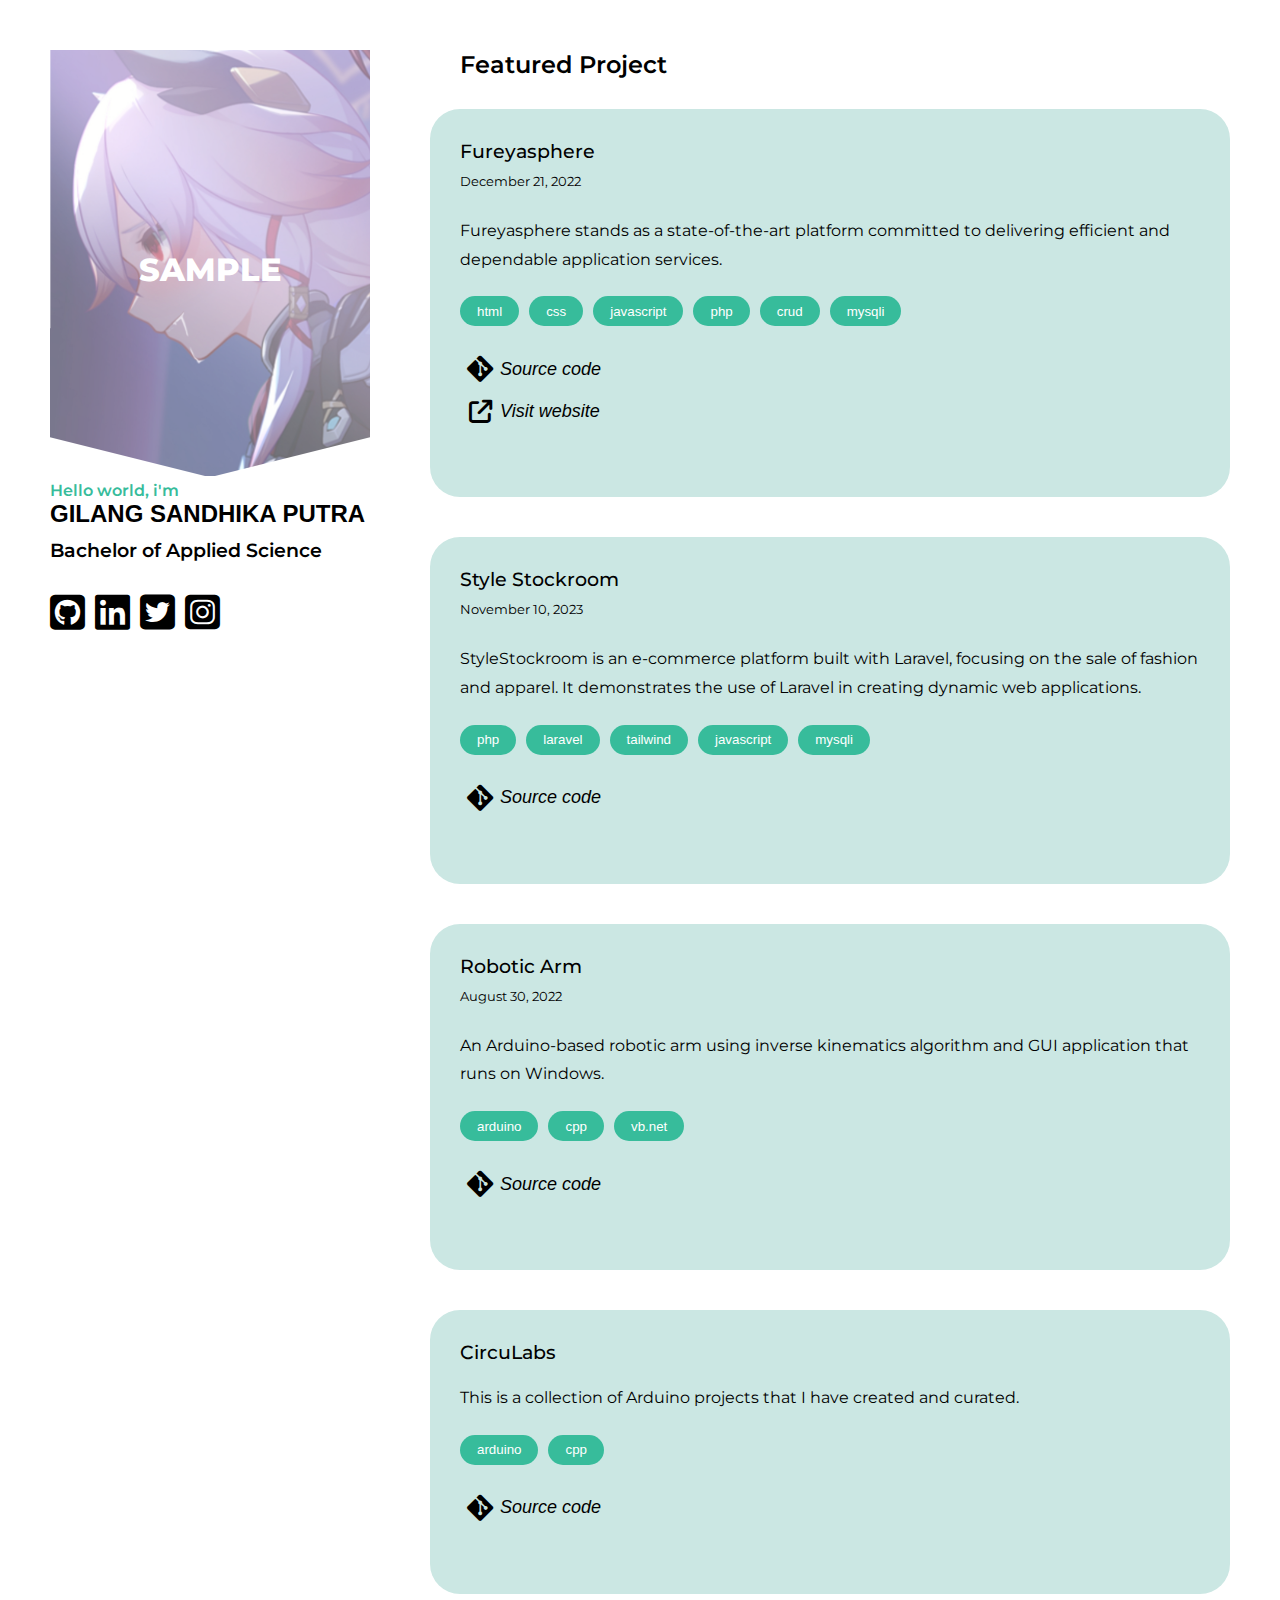
<file: index.html>
<!DOCTYPE html>
<html lang="en">
<head>
    <meta charset="UTF-8">
    <meta http-equiv="X-UA-Compatible" content="IE=edge">
    <meta name="viewport" content="width=device-width, initial-scale=1.0">
    <title>gilang sandhika putra</title>
    
    <link rel="stylesheet" href="styles.css"/>
    <link rel="stylesheet" href="https://cdnjs.cloudflare.com/ajax/libs/font-awesome/6.3.0/css/all.min.css"/>
    
    <link rel="preconnect" href="https://fonts.googleapis.com">
    <link rel="preconnect" href="https://fonts.gstatic.com" crossorigin>
    <link href="https://fonts.googleapis.com/css2?family=Montserrat:wght@400;500;600;700;800;900&display=swap" rel="stylesheet">
</head>

<body>
    <div class="container">
        <div class="profile">
            <div class="photo" id="photo">
                <img src="resources/original.png" alt="myphoto" id="myphoto"/>
                <span id="Ltriangle" class="LT"></span>
                <span id="Rtriangle" class="RT"></span>
                <p id="sample">SAMPLE</p>
            </div>
          
            <div class="info">
                <p>Hello world, i'm</p>
                <h2>GILANG SANDHIKA PUTRA</h2>
                <h3>Bachelor of Applied Science</h3>
            </div>
            
            <div class="account">
                <a href="https://github.com/saandhikaa" target="_blank" class="a-github"><i class="fa-brands fa-square-github"></i></a>
                <a href="https://linkedin.com/in/saandhikaa" target="_blank" class="a-linkedin"><i class="fa-brands fa-linkedin"></i></a>
                <a href="https://twitter.com/saandhikaa" target="_blank" class="a-twitter"><i class="fa-brands fa-square-twitter"></i></a>
                <a href="https://instagram.com/astronaut.symphony" target="_blank" class="a-instagram"><i class="fa-brands fa-square-instagram"></i></a>
            </div>
        </div>
    
        <div class="repositories">
            <h2>Featured Project</h2>
            
            <div class="projectlist">
                <div class="project">
                    <h3>Fureyasphere</h3>
                    <p class="date">December 21, 2022</p>
                    <p>Fureyasphere stands as a state-of-the-art platform committed to delivering efficient and dependable application services.</p>
                    <div class="material">
                        <a href="https://github.com/topics/html" target="_blank"><button>html</button></a>
                        <a href="https://github.com/topics/css" target="_blank"><button>css</button></a>
                        <a href="https://github.com/topics/javascript" target="_blank"><button>javascript</button></a>
                        <a href="https://github.com/topics/php" target="_blank"><button>php</button></a>
                        <a href="https://github.com/topics/crud" target="_blank"><button>crud</button></a>
                        <a href="https://github.com/topics/mysqli" target="_blank"><button>mysqli</button></a>
                    </div>
                    <div class="link">
                        <a href="https://github.com/saandhikaa/fureyasphere" target="_blank"><button><span class="fa-brands fa-git-alt"></span><span class="button-text">Source code</span></button></a>
                        <a href="http://freya.infinityfreeapp.com" target="_blank"><button><span class="fa-sharp fa-solid fa-arrow-up-right-from-square"></span><span class="button-text">Visit website</span></button></a>
                    </div>
                </div>
                
                <div class="project">
                    <h3>Style Stockroom</h3>
                    <p class="date">November 10, 2023</p>
                    <p>StyleStockroom is an e-commerce platform built with Laravel, focusing on the sale of fashion and apparel. It demonstrates the use of Laravel in creating dynamic web applications.</p>
                    <div class="material">
                        <a href="https://github.com/topics/php" target="_blank"><button>php</button></a>
                        <a href="https://github.com/topics/laravel" target="_blank"><button>laravel</button></a>
                        <a href="https://github.com/topics/tailwindcss" target="_blank"><button>tailwind</button></a>
                        <a href="https://github.com/topics/javascript" target="_blank"><button>javascript</button></a>
                        <a href="https://github.com/topics/mysqli" target="_blank"><button>mysqli</button></a>
                    </div>
                    <div class="link">
                        <a href="https://github.com/saandhikaa/style-stockroom" target="_blank"><button><span class="fa-brands fa-git-alt"></span><span class="button-text">Source code</span></button></a>
                    </div>
                </div>
                
                <div class="project">
                    <h3>Robotic Arm</h3>
                    <p class="date">August 30, 2022</p>
                    <p>An Arduino-based robotic arm using inverse kinematics algorithm and GUI application that runs on Windows.</p>
                    <div class="material">
                        <a href="https://github.com/topics/arduino" target="_blank"><button>arduino</button></a>
                        <a href="https://github.com/topics/cpp" target="_blank"><button>cpp</button></a>
                        <a href="https://github.com/topics/vbnet" target="_blank"><button>vb.net</button></a>
                    </div>
                    <div class="link">
                        <a href="https://github.com/saandhikaa/robotic-arm" target="_blank"><button><span class="fa-brands fa-git-alt"></span><span class="button-text">Source code</span></button></a>
                    </div>
                </div>
                
                <div class="project">
                    <h3>CircuLabs</h3>
                    <p>This is a collection of Arduino projects that I have created and curated.</p>
                    <div class="material">
                        <a href="https://github.com/topics/arduino" target="_blank"><button>arduino</button></a>
                        <a href="https://github.com/topics/cpp" target="_blank"><button>cpp</button></a>
                    </div>
                    <div class="link">
                        <a href="https://github.com/saandhikaa/CircuLabs" target="_blank"><button><span class="fa-brands fa-git-alt"></span><span class="button-text">Source code</span></button></a>
                    </div>
                </div>
            </div>
        </div>
    </div>
    
    <button id="scrollUpButton"><i class="fa-solid fa-arrow-up"></i></button>
    <script src="functions.js" type="text/javascript" charset="utf-8"></script>
</body>
</html>
</file>
<file: styles.css>
body{
  margin: 0;
  padding: 50px;
  font-family: 'Montserrat', sans-serif;
}

H2, H3{
  padding: 0;
  margin: 0;
}

a{
  text-decoration: none;
}

.container {
  width: 100%;
  padding-bottom: 50px;
  display: grid;
  gap: 60px;
  
  grid-template: 
    [H1]'Area1 Area2' min-content
    [H2]'Footer Footer' min-content
    [H3]/[V1] 2fr [V2] 5fr [V3];
}

.profile{
  grid-area: Area1;
  width: 100%;
  margin-bottom: 100px;
}

.profile .photo{
  position: relative;
  display: flex;
  justify-content: center;
  align-items: center;
  overflow: hidden;
}

.profile .photo span{
  position: absolute;
  bottom: -1px;
  padding: 0;
  margin: 0;
  width: 110%;
  z-index: 1;
}

.profile .photo .LT{
  left: -1px;
  height: 0;
  width: 0;
  border-top: 40px solid transparent;
}

.profile .photo .RT{
  right: -1px;
  height: 0;
  width: 0;
  border-top: 40px solid transparent;
}

.profile .photo #myphoto{
  width: 100%;
}

.profile .photo #sample{
  background-color: rgba(255, 255, 255, 0.4);
  position: absolute;
  padding-top: 400px;
  width: 100%;
  height: 100%;
  color: white;
  font-size: 2rem;
  font-weight: 800;
  text-align: center;
}

.profile .info p{
  font-weight: 600;
  color: #37BC9B;
  padding-top: 5px;
  margin: 0;
}

.profile .info h2{
  font-family: 'Work Sans', sans-serif;
  font-size: 1.5rem;
  margin-bottom: 10px;
}

.profile .info h3{
  font-size: 1.2rem;
  font-weight: 600;
  margin-bottom: 10px;
}

.account{
  display: flex;
  justify-content: flex-start;
  padding: 20px 0;
}

.account a{
  color: black;
  margin-right: 10px;
}

.account i{
  font-size: 40px;
}

.a-github:visited, .a-github:hover{
  color: #181717;
  transition: .3s;
}
.a-linkedin:visited, .a-linkedin:hover{
  color: #0077B5;
  transition: .3s;
}
.a-instagram:visited, .a-instagram:hover{
  color: #833AB4;
  transition: .3s;
}
.a-twitter:visited, .a-twitter:hover{
  color: #1DA1F2;
  transition: .3s;
}



.repositories{
  grid-area: Area2;
  width: 100%;
}

.project{
  padding: 30px;
  background-color: #CBE7E3;
  border-radius: 30px;
  margin-bottom: 40px;
}

.repositories h2{
  font-size: 1.5rem;
  font-weight: 600;
  margin-left: 30px;
  margin-bottom: 30px;
}

.project h3{
  font-size: 1.2rem;
  font-weight: 500;
}
.project p{
  margin-top: 20px;
  font-size: 1rem;
  line-height: 1.8rem;
}

.project .date{
  font-size: 0.8rem;
  margin-top: 5px;
}

.project .material{
  display: flex;
  justify-content: flex-start;
  flex-wrap: wrap;
  gap: 10px;
  margin: 20px 0 10px 0;
  width: 100%;
}

.project .material a{
  margin: 2px 0;
}
  
.project .material button{
  height: 30px;
  display: flex;
  align-items: center;
  justify-content: center;
  padding: 8px 14px;
  background-color: #37BC9B;
  color: white;
  border-radius: 15px;
  border: 3px solid transparent;
  outline: none;
  cursor: pointer;
}

.project .material button:hover{
  border: 3px solid #48CFAD;
  transition: .4s;
}

.project .link{
  width: fit-content;
  margin: 25px 0 40px 0;
}

.project .link button{
  margin-bottom: 10px;
  display: flex;
  height: 32px;
  padding: 0;
  border: none;
  outline: none;
  background-color: transparent;
  cursor: pointer;
}

.project .link button:hover{
  color: #37BC9B;
}

.project .link .button-text{
  font-size: 18px;
  font-style: italic;
}

.project .link button span{
  display: flex;
  align-items: center;
  height: 100%;
}

.fa-git-alt{
  display: flex;
  justify-content: center;
  font-size: 30px;
  width: 40px;
}
.fa-arrow-up-right-from-square{
  display: flex;
  justify-content: center;
  font-size: 23px;
  width: 40px;
}

#scrollUpButton {
  display: none;
  position: fixed;
  bottom: 20px;
  right: 20px;
  z-index: 99;
  font-size: 25px;
  border: none;
  outline: none;
  background-color: #555;
  color: white;
  cursor: pointer;
  padding: 0;
  border-radius: 50%;
  width: 50px;
  height: 50px;
  opacity: 70%;
}

#scrollUpButton:hover {
  background-color: #333;
}

@media (max-width: 767px){
  body{
    background-color: white;
    padding: 20px;
  }
  
  .container{
    gap: 20px;
    
    grid-template:
      [H1]'Area1' min-content
      [H2]'Area2' min-content
      [H3]'Footer' min-content
      [H4]/[V1] 100% [V2];
  }
  
  .profile .photo #sample{
    font-size: 50px;
  }
  
  .repositories{
    position: relative;
    padding: 20px;
    left: -20px;
    width: 100%;
  }
  
  .repositories h2{
    margin-left: 0;
  }
  
  .project{
    position: relative;
    left: -20px;
    padding: 20px;
    margin: 0;
    width: 100%;
    border-radius: 0;
    
    opacity: 0;
    transition: opacity 0.5s ease-in-out;
  }
  
  .project.animate {
    opacity: 1;
  }

  .project:nth-of-type(odd){
    background-color: #CBE7E3;
  }
  .project:nth-of-type(even){
    background-color: white;
  }
  
  #scrollUpButton{
    font-size: 20px;
    width: 36px;
    height: 36px;
  }
}
</file>
